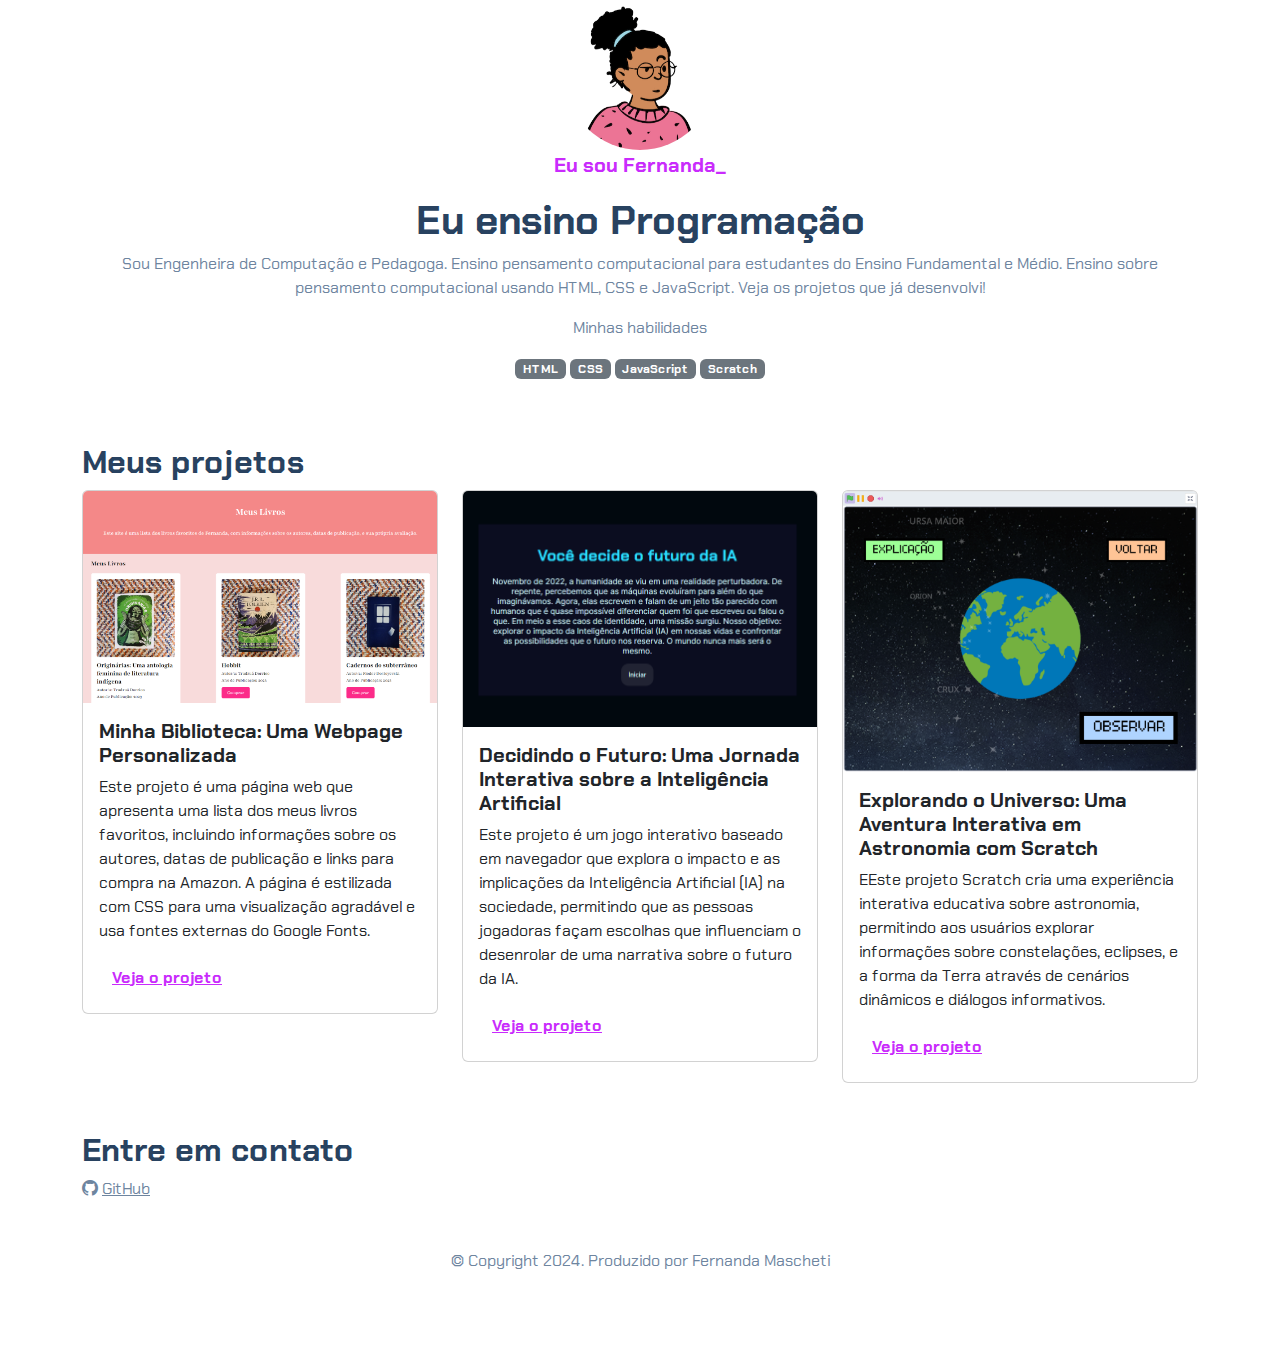
<file: 3 TRIMESTRE PT2/index.html>
<!DOCTYPE html>
<html lang="pt-br">

<head>
    <meta charset="UTF-8">
    <meta name="viewport" content="width=device-width, initial-scale=1.0">
    <link href="https://cdn.jsdelivr.net/npm/bootstrap@5.3.2/dist/css/bootstrap.min.css" rel="stylesheet">
    <link rel="stylesheet" href="https://cdn.jsdelivr.net/npm/bootstrap-icons@1.11.3/font/bootstrap-icons.min.css">
    <link rel="stylesheet" href="style.css">
    <title>Meu portfólio</title>
</head>

<body>
    <header class="container text-center">
        <img src="img/avatar-perfil.png" alt="avatar da Fernanda" class="rounded-circle" width="150" height="150"
            srcset="">
        <p class="lead">Eu sou Fernanda_</p>
        <h1>Eu ensino Programação</h1>
        <p>Sou Engenheira de Computação e Pedagoga. Ensino pensamento computacional para estudantes do Ensino
            Fundamental e Médio. Ensino sobre pensamento computacional usando HTML, CSS e JavaScript. Veja os projetos
            que já desenvolvi!</p>
        <p>Minhas habilidades</p>
        <div>
            <p class="badge bg-secondary">HTML</p>
            <p class="badge bg-secondary">CSS</p>
            <p class="badge bg-secondary">JavaScript</p>
            <p class="badge bg-secondary">Scratch</p>
        </div>
    </header>
    <main class="container mt-5">
        <h2>Meus projetos</h2>
        <div class="row">
            <div class="col-md-4">
                <div class="card">
                    <img src="img/projeto-1.png" class="card-img-top" alt="Imagem do projeto de biblioteca virtual">
                    <div class="card-body">
                        <h5 class="card-title">Minha Biblioteca: Uma Webpage Personalizada</h5>
                        <p class="card-text">Este projeto é uma página web que apresenta uma lista dos meus livros
                            favoritos, incluindo informações sobre os autores, datas de publicação e links para compra
                            na Amazon. A página é estilizada com CSS para uma visualização agradável e usa fontes
                            externas do Google Fonts.
                        </p>
                        <button type="button" class="btn btn-link" data-bs-toggle="modal" data-bs-target="#modal1">Veja
                            o projeto</button>
                    </div>
                </div>
            </div>
            <div class="col-md-4">
                <div class="card">
                    <img src="img/projeto-2.png" class="card-img-top" alt="Imagem do projeto de biblioteca virtual">
                    <div class="card-body">
                        <h5 class="card-title">Decidindo o Futuro: Uma Jornada Interativa sobre a Inteligência
                            Artificial</h5>
                        <p class="card-text">Este projeto é um jogo interativo baseado em navegador que explora o
                            impacto e as implicações da Inteligência Artificial (IA) na sociedade, permitindo que as
                            pessoas jogadoras façam escolhas que influenciam o desenrolar de uma narrativa sobre o
                            futuro da IA.</p>
                        <button type="button" class="btn btn-link" data-bs-toggle="modal" data-bs-target="#modal2">Veja
                            o projeto</button>
                    </div>
                </div>
            </div>

            <div class="col-md-4">
                <div class="card">
                    <img src="img/projeto-3.png" class="card-img-top" alt="Imagem do projeto de biblioteca virtual">
                    <div class="card-body">
                        <h5 class="card-title">Explorando o Universo: Uma Aventura Interativa em Astronomia com Scratch
                        </h5>
                        <p class="card-text">EEste projeto Scratch cria uma experiência interativa educativa sobre
                            astronomia, permitindo aos usuários explorar informações sobre constelações, eclipses, e a
                            forma da Terra através de cenários dinâmicos e diálogos informativos.
                        </p>
                        <button type="button" class="btn btn-link" data-bs-toggle="modal" data-bs-target="#modal3">Veja
                            o projeto</button>
                    </div>
                </div>
            </div>
        </div>
    </main>

    <div class="modal" id="modal1" tabindex="-1">
        <div class="modal-dialog">
            <div class="modal-content">
                <div class="modal-header">
                    <h5 class="modal-title">Minha Biblioteca: Uma Webpage Personalizada</h5>
                    <button type="button" class="btn-close" data-bs-dismiss="modal" aria-label="Close"></button>
                </div>
                <div class="modal-body">
                    <p>O projeto é uma página web criada com HTML e CSS, destinada a exibir uma coleção pessoal de
                        livros favoritos. O objetivo é criar um ambiente virtual onde seja possível compartilhar
                        seus livros preferidos, fornecendo uma descrição breve de cada um, incluindo o autor, o ano
                        de publicação e uma opção de compra.</p>
                    <p>A estrutura do site é baseada em HTML, que define a semântica e o layout do conteúdo,
                        enquanto o CSS é usado para estilizar a página visualmente, incluindo cores, tipografia e a
                        disposição dos elementos.</p>
                    <p>O HTML organiza o conteúdo em um cabeçalho com o título do site, seguido por uma divisão
                        principal (.container) que apresenta o propósito do site e a coleção de livros em uma seção
                        flexível (.livros). Cada livro é destacado em seu próprio contêiner (.livro), mostrando uma
                        imagem da capa, detalhes do livro e um link de compra. O design responsivo é garantido pelo
                        uso de uma meta tag viewport e um layout flexível que se adapta a diferentes tamanhos de
                        tela.</p>
                    <p>O CSS personaliza o visual do site, usando variáveis para cores, estilizando o texto com uma
                        fonte importada do Google Fonts e aplicando um esquema de cores suaves e botões interativos.
                        O uso de HTML e CSS é importante pois assim é possível criar um site acessível e
                        esteticamente agradável sem a necessidade de scripts complexos, com foco na usabilidade e na
                        experiência da pessoa usuária. A escolha da tipografia e do esquema de cores contribui para
                        a atmosfera acolhedora do site, incentivando a exploração da coleção de livros.</p>
                    <img src="img/projeto-1.png" class="img-fluid w-100"
                        alt="Imagem representativa do projeto de uma biblioteca online">
                </div>
                <div class="modal-footer">
                    <a href="https://femascheti.github.io/minhas-leituras/">Ver projeto ao vivo</a>
                    <a href="https://github.com/femascheti/minhas-leituras">Ver código do projeto</a>
                </div>
            </div>
        </div>
    </div>
    <div class="modal" id="modal2" tabindex="-1">
        <div class="modal-dialog">
            <div class="modal-content">
                <div class="modal-header">
                    <h5 class="modal-title">Minha Biblioteca: Uma Webpage Personalizada</h5>
                    <button type="button" class="btn-close" data-bs-dismiss="modal" aria-label="Close"></button>
                </div>
                <div class="modal-body">
                    <p>O projeto consiste em uma aplicação web interativa, desenvolvida com HTML, CSS, e JavaScript, que
                        simula uma experiência narrativa centrada no tema da Inteligência Artificial. O objetivo é
                        engajar os jogadores em um cenário fictício que aborda o avanço da IA e suas possíveis
                        consequências para a humanidade, destacando a importância da reflexão ética sobre a tecnologia.
                    </p>
                    <p>O HTML estrutura o conteúdo da página, dividindo-o em seções como a tela inicial, caixa de
                        perguntas, alternativas de resposta, e o resultado final baseado nas escolhas do jogador. O CSS
                        é utilizado para estilizar a página, empregando um esquema de cores futurista e layout
                        responsivo para melhorar a experiência do usuário. JavaScript é usado para adicionar
                        interatividade ao jogo, manipulando o DOM para atualizar o conteúdo da página conforme as
                        escolhas do jogador, e determinando o fluxo da narrativa através de uma série de perguntas e
                        respostas.</p>
                    <p>O HTML organiza o conteúdo em um cabeçalho com o título do site, seguido por uma divisão
                        principal (.container) que apresenta o propósito do site e a coleção de livros em uma seção
                        flexível (.livros). Cada livro é destacado em seu próprio contêiner (.livro), mostrando uma
                        imagem da capa, detalhes do livro e um link de compra. O design responsivo é garantido pelo
                        uso de uma meta tag viewport e um layout flexível que se adapta a diferentes tamanhos de
                        tela.</p>
                    <p>Os scripts JavaScript incluem módulos para gerar nomes aleatórios, definir as perguntas e as
                        lógicas de jogo, como iniciar o jogo, apresentar perguntas e alternativas, processar as escolhas
                        dos jogadores, e exibir o resultado final. Este design modular facilita a manutenção e a
                        expansão futura do jogo. A importância das ferramentas utilizadas (HTML, CSS, JavaScript) reside
                        na criação de uma experiência interativa que não apenas entretém, mas também educa os jogadores
                        sobre a complexidade ética e social da IA, incentivando a reflexão crítica sobre o papel da
                        tecnologia em nossas vidas.
                    </p>
                    <img src="img/projeto-2.png" class="img-fluid w-100"
                        alt="Imagem representativa do projeto de uma biblioteca online">
                </div>
                <div class="modal-footer">
                    <a href="https://femascheti.github.io/tecnicas-computacionais-refletindo-sobre-ia/">Ver projeto ao
                        vivo</a>
                    <a href="https://github.com/femascheti/tecnicas-computacionais-refletindo-sobre-ia">Ver código do
                        projeto</a>
                </div>
            </div>
        </div>
    </div>
    <div class="modal" id="modal3" tabindex="-1">
        <div class="modal-dialog">
            <div class="modal-content">
                <div class="modal-header">
                    <h5 class="modal-title">Minha Biblioteca: Uma Webpage Personalizada</h5>
                    <button type="button" class="btn-close" data-bs-dismiss="modal" aria-label="Close"></button>
                </div>
                <div class="modal-body">
                    <p>O projeto é uma aplicação educativa interativa focada em ensinar conceitos básicos de
                        astronomia. Utiliza uma série de scripts associados a diferentes atores (sprites) e
                        cenários para criar uma experiência de aprendizado envolvente. O objetivo é familiarizar
                        os usuários com tópicos como as fases da Lua, eclipses, a visibilidade de diferentes
                        constelações dependendo da localização geográfica na Terra, e a forma da Terra, através
                        de interações e visualizações dinâmicas.</p>
                    <p>Cada ator no projeto possui scripts que definem seu comportamento em resposta a eventos
                        específicos, como o início do programa (quando a bandeira é clicada), cliques do
                        usuário, ou mensagens recebidas. Estes eventos desencadeiam ações como mudanças de
                        cenário, movimentos de atores, exibição ou ocultação de atores, e a apresentação de
                        diálogos informativos. Por exemplo, ao clicar em determinados atores, os usuários podem
                        "receber" uma prova, o que leva a uma mudança de cenário e a exibição de informações
                        relevantes ou a visualização de uma constelação específica.</p>
                    <p>A importância das ferramentas utilizadas, como os blocos de código visual do Scratch,
                        reside na sua acessibilidade e na capacidade de engajar aprendizes de diferentes idades
                        no pensamento computacional e na exploração de conceitos científicos de forma
                        interativa. O uso de cenários, movimentos, e diálogos dinâmicos ajuda a criar uma
                        experiência de aprendizado mais rica e memorável, encorajando os usuários a explorar e
                        interagir com o conteúdo de maneira ativa, em vez de passivamente.</p>
                    <img src="img/projeto-3.png" alt="Projeto 3" class="img-fluid w-100">
                </div>
                <div class="modal-footer">
                    <a href="https://scratch.mit.edu/projects/951732825/">Ver projeto ao vivo</a>
                </div>
            </div>
        </div>
    </div>
    <footer class="container py-5">
        <h2>Entre em contato</h2>
        <div>
            <i class="bi bi-github"></i>
            <a href="https://github.com/femascheti">GitHub</a>
        </div>
        <p class="my-5 text-center">© Copyright 2024. Produzido por Fernanda Mascheti</p>
    </footer>

    <script src="https://cdn.jsdelivr.net/npm/bootstrap@5.3.2/dist/js/bootstrap.bundle.min.js"></script>
</body>

</html>
</file>
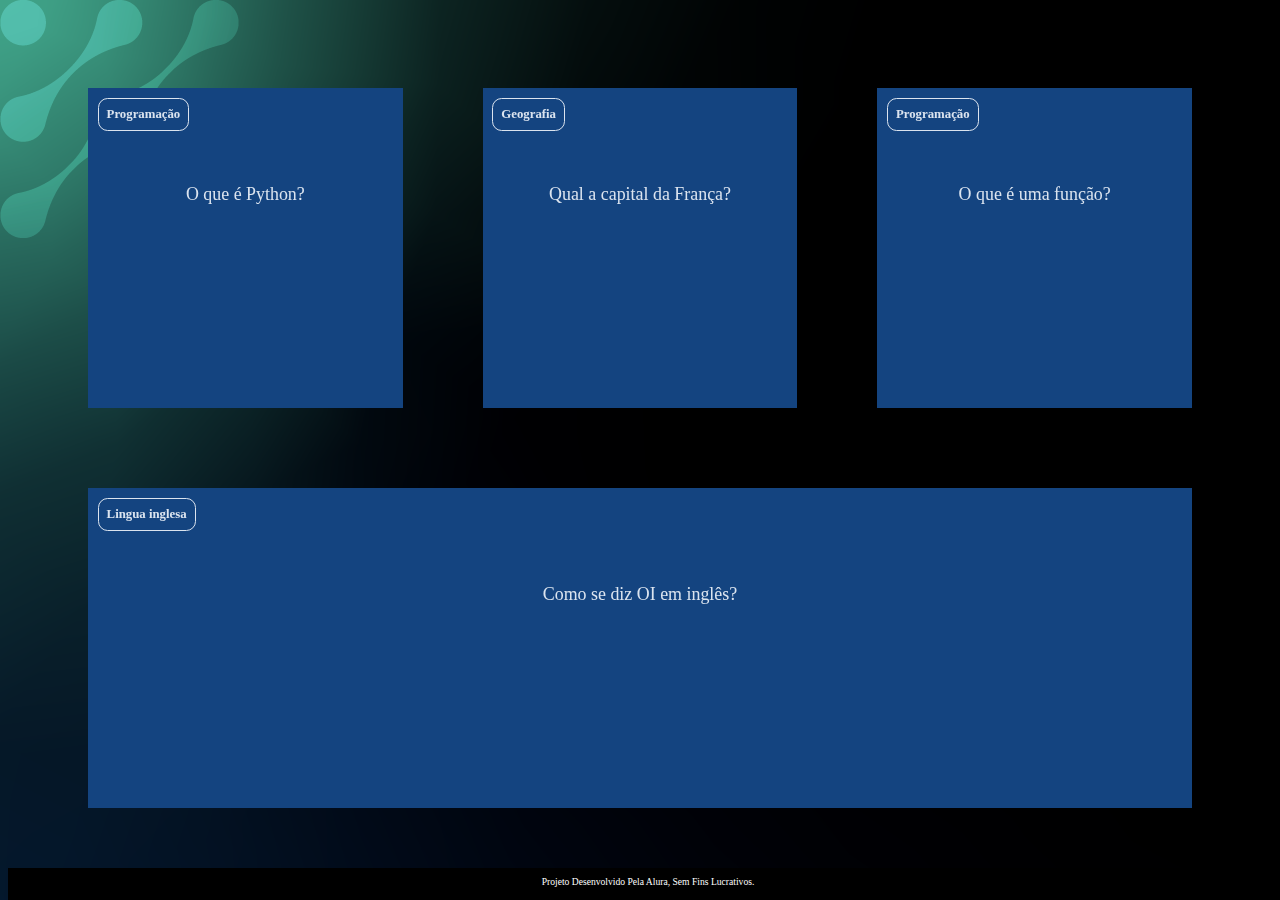
<file: 3 Trimestre/index.html>
<!DOCTYPE html>
<html lang="pt-br">
<head>
    <meta charset="UTF-8">
    <meta http-equiv="X-UA-Compatible" content="IE=edge">
    <meta name="viewport" content="width=device-width, initial-scale=1.0">
    <link rel="stylesheet" href="assets/style.css">
    <title>Flashcard</title>
</head>
<body>
    <main>
        <section id="container">
            <!-- <article class="cartao">
                <div class="cartao__conteudo">
                    <h3>Programação</h3>
                    <div class="cartao__conteudo__pergunta">
                       <p>O que é JavaScript?</p>
                    </div>
                    <div class="cartao__conteudo__resposta">
                       <p>O JavaScript é uma linguagem de programação.</p>
                    </div>
                </div>
            </article> -->
        </section>

    </main>
    <footer>
        <p>Projeto Desenvolvido Pela Alura, Sem Fins Lucrativos.</p>
    </footer>
    <script src="app.js"></script>
<script src="perguntas.js"></script>
    
</body>
</html>
</file>
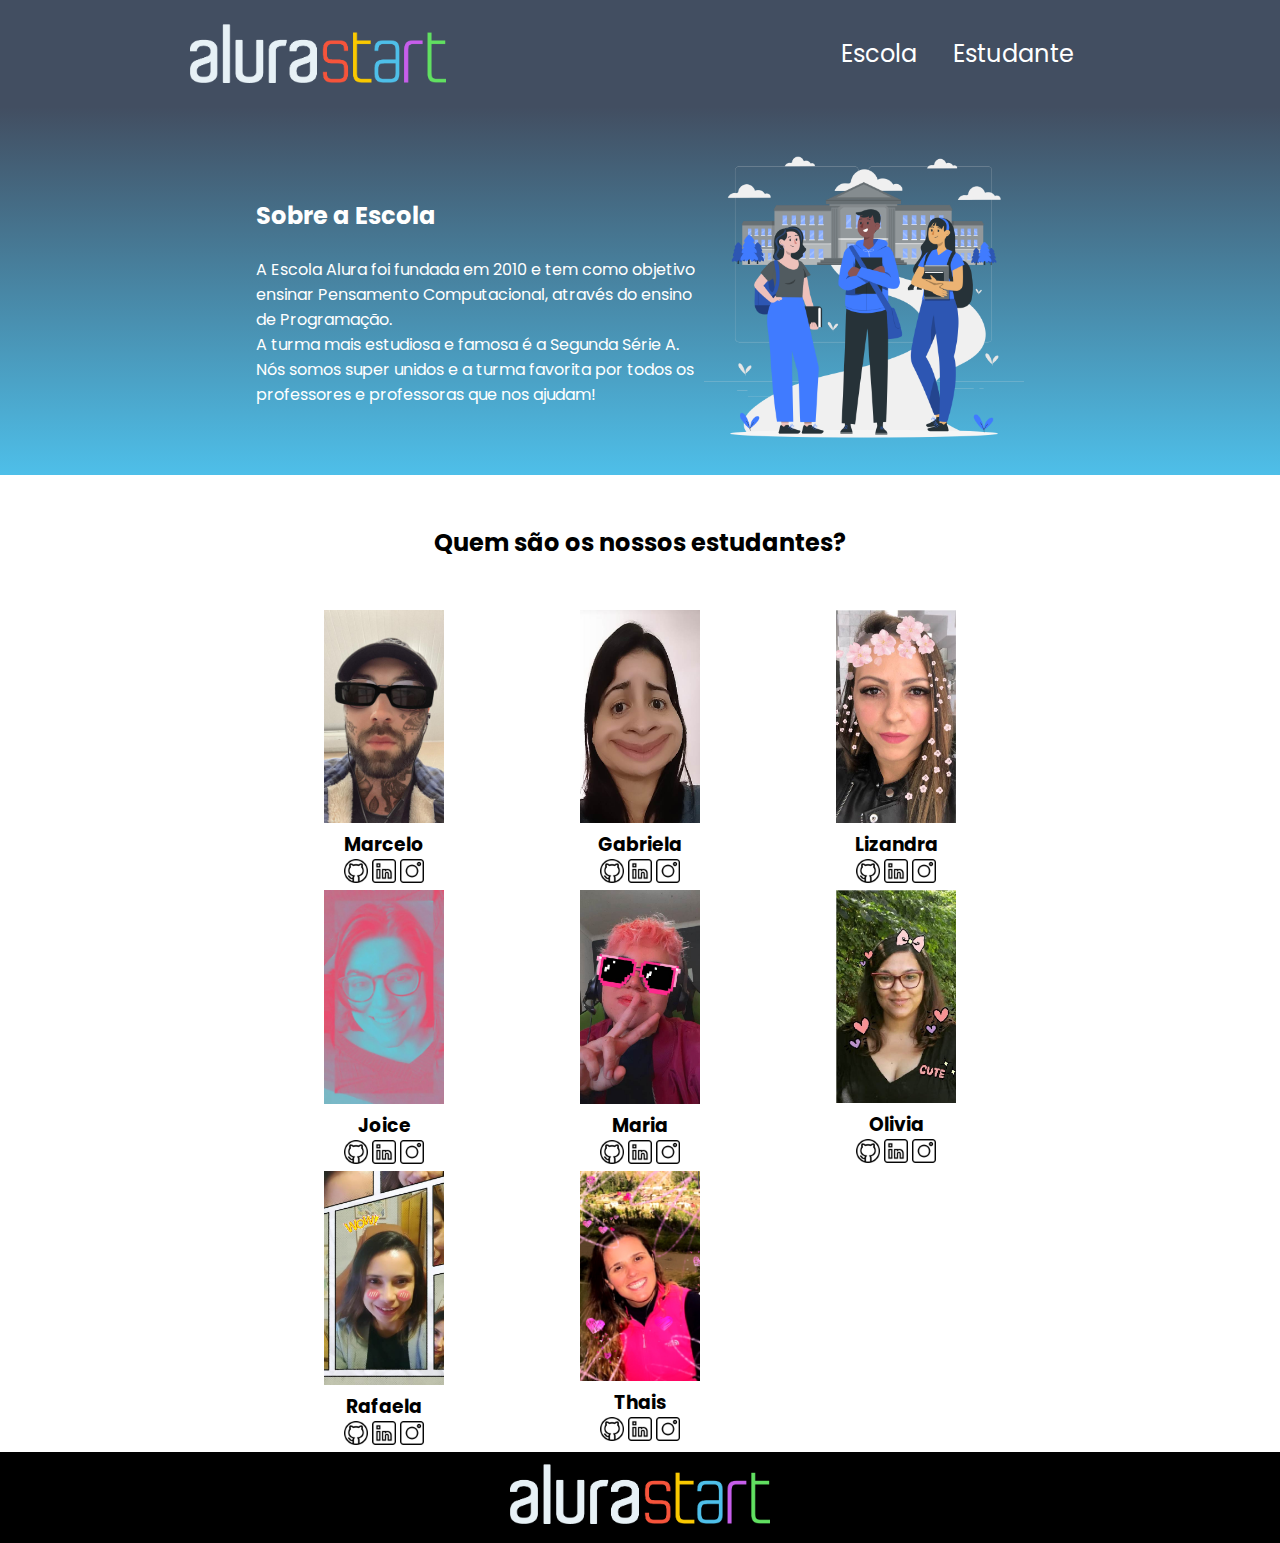
<file: alura igual/index.html>
<!DOCTYPE html>
<html lang="en">
<head>
    <meta charset="UTF-8">
    <meta http-equiv="X-UA-Compatible" content="IE=edge">
    <meta name="viewport" content="width=device-width, initial-scale=1.0">
    <title>Document</title>
    <link rel="stylesheet" href="style.css">
        <meta charset="UTF-8">
        <meta http-equiv="X-UA-Compatible" content="IE=edge">
        <meta name="viewport" content="width=device-width, initial-scale=1.0">
        <title>Equipe Alura Start</title>
        <link rel="stylesheet" href="style.css">
        <link rel="preconnect" href="https://fonts.googleapis.com">
        <link rel="preconnect" href="https://fonts.gstatic.com" crossorigin>
        <link href="https://fonts.googleapis.com/css2?family=Poppins&display=swap" rel="stylesheet">
</head>
<body>
    <header class="cabeçalho"><img class="cabeçalho-imagem" src="alurastart logo.png" alt="Alura">
    <ul class="cabeçalho-lista">
        <li class="cabeçalho-lista-item">Escola</li>
        <li class="cabeçalho-lista-item">Estudante</li>
    </ul>
    </header>
    <section class="escola">
    <div class="escola-div-conteudo">
        <h2 class="escola-titulo">Sobre a Escola</h2>
    <p class="escola-texto-um">A Escola Alura foi fundada em 2010 e tem como objetivo ensinar Pensamento Computacional, através do ensino de  Programação.</p>
    <p class="escola-texto-dois">A turma mais estudiosa e famosa é a Segunda Série A. Nós somos super unidos e a turma favorita por todos os professores e professoras que nos ajudam!</p>
    </div>
    <img class="escola-imagem" src="Formula-bro.png" alt="Alunos juntos">
    </section> 
    <section class="estudante">
        <h2 class="estudante-titulo">Quem são os nossos estudantes?</h2>
        <div class="estudante-todos">
            <span></span>
        <div class="estudante-div">
            <img class="estudante-imagem" src="Marcelo.jpeg" alt="foto do marcelo">
            <h3 class="estudante-nome">Marcelo</h3>
           <a href="https://github.com/marcelopaludetto"><img class="estudante-icone" src="github.png" alt="icone github"></a>
           <a href="https://linkedin.com/marcelopaludetto"><img class="estudante-icone" src="linkedin.png" alt="icone linkedin"></a>
            <a href="https://instagram.com/marcelopaludetto"><img class="estudante-icone" src="instagram.png" alt="icone instagram"></a>
        </div>
        <div class="estudante-div">
            <img class="estudante-imagem" src="Gabi.jpg" alt="foto da Gabriela">
            <h3 class="estudante-nome">Gabriela</h3>
            <img class="estudante-icone" src="github.png" alt="icone github">
            <img class="estudante-icone" src="linkedin.png" alt="icone linkedin">
            <img class="estudante-icone" src="instagram.png" alt="icone instagram">
        </div>
        <div class="estudante-div">
            <img class="estudante-imagem" src="Liz.jpg" alt="foto da Lizandra">
            <h3 class="estudante-nome">Lizandra</h3>
            <img class="estudante-icone" src="github.png" alt="icone github">
            <img class="estudante-icone" src="linkedin.png" alt="icone linkedin">
            <img class="estudante-icone" src="instagram.png" alt="icone instagram">
        </div>
        <span></span>
        <span></span>
        <div class="estudante-div">
            <img class="estudante-imagem" src="Joice.jpg" alt="foto da Joice">
            <h3 class="estudante-nome">Joice</h3>
            <img class="estudante-icone" src="github.png" alt="icone github">
            <img class="estudante-icone" src="linkedin.png" alt="icone linkedin">
            <img class="estudante-icone" src="instagram.png" alt="icone instagram">
        </div>
        <div class="estudante-div">
            <img class="estudante-imagem" src="Maria.jpg" alt="foto da Maria">
            <h3 class="estudante-nome">Maria</h3>
            <img class="estudante-icone" src="github.png" alt="icone github">
            <img class="estudante-icone" src="linkedin.png" alt="icone linkedin">
            <img class="estudante-icone" src="instagram.png" alt="icone instagram">
        </div>
        <div class="estudante-div">
            <img class="estudante-imagem" src="Olivia.jpg" alt="foto da Olivia">
            <h3 class="estudante-nome">Olivia</h3>
            <img class="estudante-icone" src="github.png" alt="icone github">
            <img class="estudante-icone" src="linkedin.png" alt="icone linkedin">
            <img class="estudante-icone" src="instagram.png" alt="icone instagram">
        </div>
        <span></span>
        <span></span>
        <div class="estudante-div">
            <img class="estudante-imagem" src="Rafa.jpg" alt="foto da Rafaela">
            <h3 class="estudante-nome">Rafaela</h3>
            <img class="estudante-icone" src="github.png" alt="icone github">
            <img class="estudante-icone" src="linkedin.png" alt="icone linkedin">
            <img class="estudante-icone" src="instagram.png" alt="icone instagram">
        </div>
        <div class="estudante-div">
            <img class="estudante-imagem" src="Thais.jpg" alt="foto da Thais">
            <h3 class="estudante-nome">Thais</h3>
            <img class="estudante-icone" src="github.png" alt="icone github">
            <img class="estudante-icone" src="linkedin.png" alt="icone linkedin">
            <img class="estudante-icone" src="instagram.png" alt="icone instagram">
        </div>
    </div>
    </section>
    <footer class="rodape">
        <img class="rodape-imagem" src="alurastart logo.png" alt="logo da alura start">


    </footer>
</body>
</html>
</file>
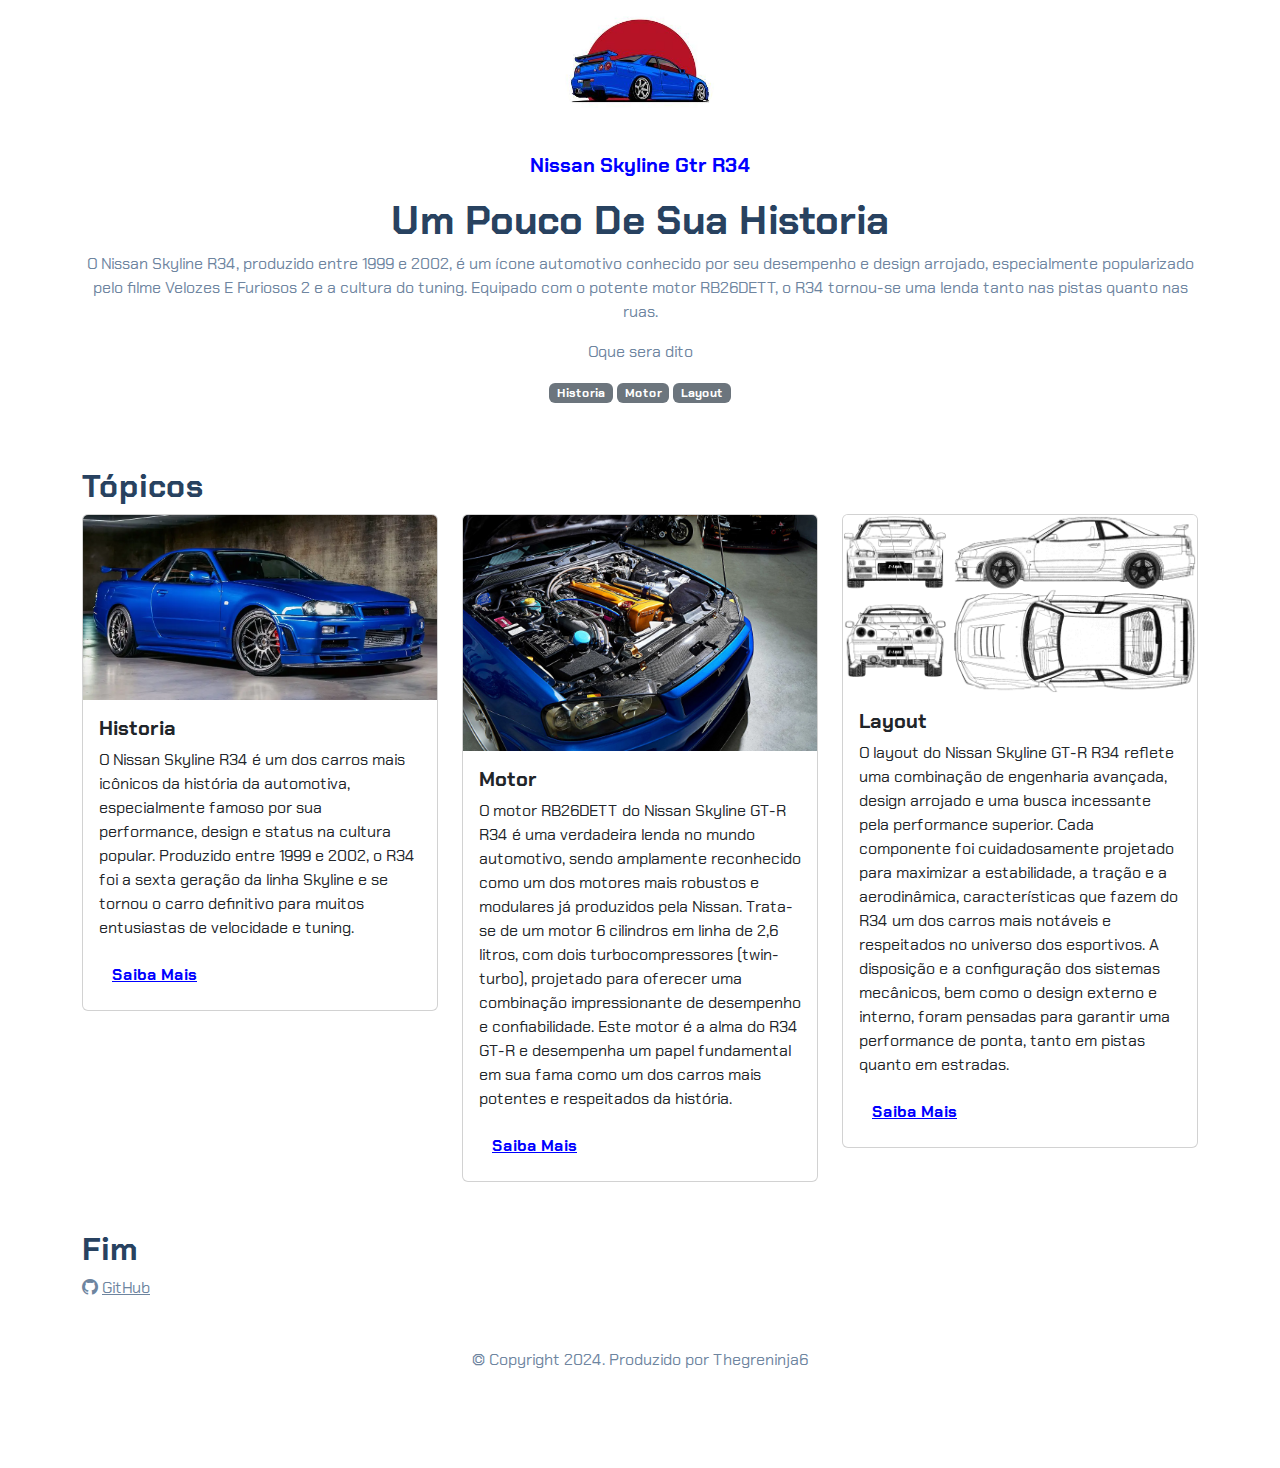
<file: Site próprio/index.html>
<!DOCTYPE html>
<html lang="pt-br">

<head>
    <meta charset="UTF-8">
    <meta name="viewport" content="width=device-width, initial-scale=1.0">
    <link href="https://cdn.jsdelivr.net/npm/bootstrap@5.3.2/dist/css/bootstrap.min.css" rel="stylesheet">
    <link rel="stylesheet" href="https://cdn.jsdelivr.net/npm/bootstrap-icons@1.11.3/font/bootstrap-icons.min.css">
    <link rel="stylesheet" href="style.css">
    <title>R34 History</title>
</head>

<body>
    <header class="container text-center">
        <img src="img/3e4ee9e1cd0a2d4a0d4aa5c871abde78.jpg" alt="Skyline" class="rounded-circle" width="150" height="150"
            srcset="">
        <p class="lead">Nissan Skyline Gtr R34</p>
        <h1>Um Pouco De Sua Historia</h1>
        <p>O Nissan Skyline R34, produzido entre 1999 e 2002, é um ícone automotivo conhecido por seu desempenho e design arrojado, especialmente popularizado pelo filme Velozes E Furiosos 2 e a cultura do tuning. Equipado com o potente motor RB26DETT, o R34 tornou-se uma lenda tanto nas pistas quanto nas ruas.</p>
        <p>Oque sera dito</p>
        <div>
            <p class="badge bg-secondary">Historia</p>
            <p class="badge bg-secondary">Motor</p>
            <p class="badge bg-secondary">Layout</p>
        </div>
    </header>
    <main class="container mt-5">
        <h2>Tópicos</h2>
        <div class="row">
            <div class="col-md-4">
                <div class="card">
                    <img src="img/SKYLINE-1-e1680016960625.png" class="card-img-top" alt="Historia">
                    <div class="card-body">
                        <h5 class="card-title">Historia</h5>
                        <p class="card-text">O Nissan Skyline R34 é um dos carros mais icônicos da história da automotiva, especialmente famoso por sua performance, design e status na cultura popular. Produzido entre 1999 e 2002, o R34 foi a sexta geração da linha Skyline e se tornou o carro definitivo para muitos entusiastas de velocidade e tuning.
                        </p>
                        <button type="button" class="btn btn-link" data-bs-toggle="modal" data-bs-target="#modal1">Saiba Mais
                      </button>
                    </div>
                </div>
            </div>
            <div class="col-md-4">
                <div class="card">
                    <img src="img/Nissan-Skyline-GT-R-R34-2.webp" class="card-img-top" alt="Motor">
                    <div class="card-body">
                        <h5 class="card-title">Motor
                            </h5>
                        <p class="card-text">O motor RB26DETT do Nissan Skyline GT-R R34 é uma verdadeira lenda no mundo automotivo, sendo amplamente reconhecido como um dos motores mais robustos e modulares já produzidos pela Nissan. Trata-se de um motor 6 cilindros em linha de 2,6 litros, com dois turbocompressores (twin-turbo), projetado para oferecer uma combinação impressionante de desempenho e confiabilidade. Este motor é a alma do R34 GT-R e desempenha um papel fundamental em sua fama como um dos carros mais potentes e respeitados da história.</p>
                        <button type="button" class="btn btn-link" data-bs-toggle="modal" data-bs-target="#modal2">Saiba Mais
                        </button>
                    </div>
                </div>
            </div>

            <div class="col-md-4">
                <div class="card">
                    <img src="img/92c699f218d07035f41db98edb4f2fdb.gif" class="card-img-top" alt="layout">
                    <div class="card-body">
                        <h5 class="card-title">Layout
                        </h5>
                        <p class="card-text">O layout do Nissan Skyline GT-R R34 reflete uma combinação de engenharia avançada, design arrojado e uma busca incessante pela performance superior. Cada componente foi cuidadosamente projetado para maximizar a estabilidade, a tração e a aerodinâmica, características que fazem do R34 um dos carros mais notáveis e respeitados no universo dos esportivos. A disposição e a configuração dos sistemas mecânicos, bem como o design externo e interno, foram pensadas para garantir uma performance de ponta, tanto em pistas quanto em estradas.
                        </p>
                        <button type="button" class="btn btn-link" data-bs-toggle="modal" data-bs-target="#modal3">Saiba Mais
                        </button>
                    </div>
                </div>
            </div>
        </div>
    </main>

    <div class="modal" id="modal1" tabindex="-1">
        <div class="modal-dialog">
            <div class="modal-content">
                <div class="modal-header">
                    <h5 class="modal-title">Historia</h5>
                    <button type="button" class="btn-close" data-bs-dismiss="modal" aria-label="Close"></button>
                </div>
                <div class="modal-body">
                    <p>O Nissan Skyline R34 é um dos carros mais icônicos da história da automotiva, especialmente famoso por sua performance, design e status na cultura popular. Produzido entre 1999 e 2002, o R34 foi a sexta geração da linha Skyline e se tornou o carro definitivo para muitos entusiastas de velocidade e tuning.</p>
                    <p>Origens e Desenvolvimento
                        O R34 foi lançado como sucessor do R33, trazendo melhorias em relação ao modelo anterior, com um design mais agressivo e aerodinâmico, além de avanços em termos de tecnologia e performance. O modelo foi oferecido em várias versões, incluindo a versão GT-R, que foi a mais cobiçada. O motor que equipava o R34 GT-R era o RB26DETT, um 6 cilindros em linha de 2,6 litros com dois turbocompressores, capaz de produzir cerca de 280 cv, conforme as normas japonesas da época (embora fosse amplamente reconhecido que o carro tinha muito mais potencial).
                        
                        </p>
                    <p>
                        Cultura Popular e Legado
                        O Nissan Skyline R34 GT-R ganhou status de lenda na cultura automotiva, principalmente por sua associação com o cinema. Ele ficou mundialmente famoso graças ao filme Vingadores (2001), em que o personagem Dominic Toretto, interpretado por Vin Diesel, dirigia um Skyline R34 em cenas de perseguição e ação. A popularidade do R34 também cresceu nas ruas, especialmente em mercados como o Japão e os EUA, onde entusiastas começaram a modificar e personalizar seus Skylines, estabelecendo o R34 como um dos principais carros da cultura de tuning.</p>
                    <p>Fim de Uma Era
                        O R34 GT-R foi descontinuado em 2002, após a produção de aproximadamente 11.000 unidades. O modelo foi sucedido pelo Nissan GT-R R35, que seguiu uma filosofia de maior refinamento e performance, mas o R34 permaneceu no coração de muitos fãs e entusiastas de carros.
                        
                        Até hoje, o Nissan Skyline R34 é reverenciado como um dos melhores carros de performance dos anos 2000, e seu legado perdura com fãs ao redor do mundo que continuam a preservar e restaurar exemplares do modelo original. Ele é considerado por muitos como um dos maiores marcos na história dos carros japoneses esportivos.</p>
                    <img src="img/nissan-1.jpeg" class="img-fluid w-100"
                        alt="Skyline">
                </div>
            </div>
        </div>
    </div>
    <div class="modal" id="modal2" tabindex="-1">
        <div class="modal-dialog">
            <div class="modal-content">
                <div class="modal-header">
                    <h5 class="modal-title">Motor</h5>
                    <button type="button" class="btn-close" data-bs-dismiss="modal" aria-label="Close"></button>
                </div>
                <div class="modal-body">
                    <p>O motor RB26DETT do Nissan Skyline GT-R R34 é uma verdadeira lenda no mundo automotivo, sendo amplamente reconhecido como um dos motores mais robustos e modulares já produzidos pela Nissan. Trata-se de um motor 6 cilindros em linha de 2,6 litros, com dois turbocompressores (twin-turbo), projetado para oferecer uma combinação impressionante de desempenho e confiabilidade. Este motor é a alma do R34 GT-R e desempenha um papel fundamental em sua fama como um dos carros mais potentes e respeitados da história.
                    </p>
                    <p>O RB26DETT foi projetado para fornecer uma potência nominal de cerca de 280 cv (segundo as normas japonesas de limitação de potência da época), embora a engenharia do motor fosse capaz de entregar muito mais, com muitos proprietários de R34 GT-R modificando seus motores para atingir potências bem acima de 500 cv ou até 1000 cv em algumas versões altamente preparadas. Essa capacidade de modificação tornou o motor ainda mais popular entre os entusiastas de tuning e competições.</p>
                    <p>Um dos pontos mais notáveis do motor RB26DETT é sua durabilidade. Construído com blocos de ferro fundido e uma arquitetura interna projetada para suportar altíssimas pressões, o motor é altamente resistente a modificações e alterações, o que o torna popular entre os tuners. O bloco do motor e o cárter foram projetados para resistir a grandes níveis de torque, e a sua confiabilidade tem sido comprovada ao longo dos anos, com muitos motores ainda rodando após centenas de milhares de quilômetros de uso, mesmo em condições extremas.

                        Outro destaque do RB26DETT é seu sistema de injeção de combustível e gestão eletrônica, que foi projetado para permitir ajustes finos e otimização do desempenho. A ECU (unidade de controle eletrônico) do R34 GT-R oferece uma interface bastante avançada para ajustes, sendo uma das razões pelas quais o R34 é tão procurado para modificações em sua performance, tanto para uso em pistas quanto para rua.</p>
                    <p>O RB26DETT, aliado ao sistema de tração integral ATTESA E-TS e o diferencial Super-HICAS, oferece uma combinação de performance impressionante e dirigibilidade de alto nível. O torque fornecido pelo motor permite que o R34 GT-R acelere rapidamente desde baixas rotações, enquanto a potência extra disponível em rotações mais altas garante que o carro continue forte até a faixa de rpm mais alta, proporcionando uma experiência de direção muito empolgante e dinâmica.
                    </p>
                    <img src="img/7b5001a3c55f28b6b0013e47b376b807.jpg" class="img-fluid w-100"
                        alt="Imagem representativa do motor">
                </div>
            </div>
        </div>
    </div>
    <div class="modal" id="modal3" tabindex="-1">
        <div class="modal-dialog">
            <div class="modal-content">
                <div class="modal-header">
                    <h5 class="modal-title">Layout</h5>
                    <button type="button" class="btn-close" data-bs-dismiss="modal" aria-label="Close"></button>
                </div>
                <div class="modal-body">
                    <p>O layout do Nissan Skyline GT-R R34 reflete uma combinação de engenharia avançada, design arrojado e uma busca incessante pela performance superior. Cada componente foi cuidadosamente projetado para maximizar a estabilidade, a tração e a aerodinâmica, características que fazem do R34 um dos carros mais notáveis e respeitados no universo dos esportivos. A disposição e a configuração dos sistemas mecânicos, bem como o design externo e interno, foram pensadas para garantir uma performance de ponta, tanto em pistas quanto em estradas.                    </p>
                    <p>Suspensão e Tração
                        O sistema de suspensão independente nas quatro rodas é outro destaque do layout do R34. Na frente, ele utiliza uma suspensão McPherson, enquanto na traseira há uma suspensão multibraço. Essa configuração garante não só precisão nas respostas de direção, mas também uma ótima estabilidade em altas velocidades e em curvas exigentes. A suspensão foi projetada para suportar a performance do motor, proporcionando aderência e controle excepcionais, essenciais para o desempenho nas pistas de corrida.
                        
                        O sistema de tração integral ATTESA E-TS é outra parte fundamental do layout do R34. Com isso, o R34 é capaz de distribuir a potência entre as quatro rodas conforme a necessidade, garantindo tração máxima, mesmo em condições adversas. O sistema ajusta automaticamente o torque enviado para cada eixo com base nas condições de dirigibilidade e aderência, oferecendo uma experiência de condução confiável e dinâmica, mesmo em alta velocidade ou em curvas fechadas.</p>
                    <p>Design Externo
                        O design do Skyline R34 GT-R é tão técnico quanto visualmente imponente. A carroceria foi moldada com um foco claro na aerodinâmica, buscando um equilíbrio entre pressão aerodinâmica e resistência ao arrasto. A frente agressiva, com a famosa grade em forma de "V", foi desenhada não apenas para dar ao R34 uma identidade visual forte, mas também para otimizar o fluxo de ar em torno do carro e melhorar a reflexão de calor do motor. O capô, por exemplo, apresenta uma abertura para ajudar a dissipar o calor do motor.
                        
                        O spoiler traseiro é um dos componentes mais icônicos do design do R34, não só por sua aparência, mas por sua função aerodinâmica. Ele ajuda a manter o carro estável em altas velocidades, criando pressão para a parte traseira do veículo, o que melhora a aderência ao solo.
                        
                        Interior e Ergonomia
                        O interior do R34 GT-R, embora focado em performance, também é projetado com um alto nível de conforto e controle para o motorista. O painel de instrumentos é digital, com um layout simplificado e orientado para o condutor, colocando as informações cruciais, como RPM, pressão do turbo e temperatura do motor, à vista imediata. O volante de 3 raios, com design esportivo e funcional, é revestido em couro e é uma continuação da filosofia de performance do carro.
                        
                        O assento de piloto, no estilo baquet, é ajustado para oferecer o máximo suporte durante manobras rápidas e curvas agressivas. Os controles, como o sistema de climatização e a rádio de série, são minimalistas, para que o motorista se concentre no desempenho, mas ainda assim dentro de um interior funcional e confortável.
                        
                        </p>
                    <img src="img/b622ff4732489814a566f572248d768e--gtr-r-import-cars.jpeg" alt="Layout" class="img-fluid w-100">
                </div>
            </div>
        </div>
    </div>
    <footer class="container py-5">
        <h2>Fim</h2>
        <div>
            <i class="bi bi-github"></i>
            <a href="https://github.com/thegreninja6/alura">GitHub</a>
        </div>
        <p class="my-5 text-center">© Copyright 2024. Produzido por Thegreninja6</p>
    </footer>

    <script src="https://cdn.jsdelivr.net/npm/bootstrap@5.3.2/dist/js/bootstrap.bundle.min.js"></script>
</body>

</html>
</file>
<file: 3 TRIMESTRE PT2/style.css>
@import url('https://fonts.googleapis.com/css2?family=Chakra+Petch:ital,wght@0,300;0,400;0,500;0,600;0,700;1,300;1,400;1,500;1,600;1,700&display=swap');

:root {
    --cor-principal: #6E859F;
    --cor-secundaria: #284260;
    --cor-destaque: #C92BFC;
}

body {
    font-family: 'Chakra Petch', sans-serif;
    color: var(--cor-principal);
}

h1, h2, h5 {
    color: var(--cor-secundaria);
    font-weight: 700;
}

.lead, .btn-link {
    color: var(--cor-destaque);
    font-weight: 700;
}

a, .btn-link:hover {
    color: var(--cor-principal)
}

a:hover{
    color: var(--cor-destaque);
}
</file>
<file: 3 Trimestre/assets/style.css>
:root {
    --text-color: #DBE4EF;
    --card-front-color: #144480;
    --card-back-color: #00F4BF;
}
body {
    background: url(img/bg-desktop.webp);
    font-family: Bai Jamjuree;
}

#container {
    display: flex;
     flex-wrap: wrap;
     justify-content: space-between;
     padding: 4rem;
     gap: 3rem;
}
.cartao {
   margin: 1rem 1rem;
   height: 20rem;
   flex-grow: 1;
   flex-basis: calc(33% - 6rem);
}
footer {
    background-color: black;
    color: white;
    position: fixed;
    bottom: 0;
    width: 100%;
    height: 2rem;
}
footer p {
    text-align: center;
    font-size: 0.6rem;
    margin-top: 0.5rem;
}
.cartao__conteudo {
    background-color: var(--card-front-color);
    text-align: center;
    /*background-color: aquamarine;*/
    height: 100%;
}
.cartao__conteudo h3 {
    color: var(--text-color);
    border: 1px solid var(--text-color);
    text-align: left;
    padding: 0.5rem;
    position: absolute;
    margin: 0.6rem;
    border-radius: 0.6rem;
    font-size: 1vw;
    backface-visibility: hidden;
}

.cartao__conteudo__pergunta {
    color: var(--text-color);
}
.cartao__conteudo__resposta{
    transform: rotateY(180deg);
    background-color: rgba(0, 244, 191, 0.2);
    border: 4px solid var(--card-back-color);;
}
.cartao:active .cartao__conteudo {
    transform: rotateY(180deg);
}
.cartao__conteudo {
    background-color: var(--card-front-color);
    text-align: center;
    height: 100%;
    transform-style: preserve-3d;
    transition: transform 300ms ease-in-out;
}
.cartao__conteudo__pergunta,
.cartao__conteudo__resposta {
    backface-visibility: hidden;
    position: absolute;
    height: 100%;
    width: 100%;
    box-sizing: border-box;
}
.cartao__conteudo__resposta {
    transform: rotateY(180deg);
}
.cartao__conteudo p {
    margin-top: 1rem;
    padding: 2rem;
    margin-top: 4rem;
    font-size: 1.4vw;
}

@media (max-width: 560px) {

    body {
        background: url('img/bg-mobile.webp');
    }
    
    .cartao {
        flex: 1 0 calc(100% - 1rem);
    }
    
    .cartao__conteudo h3 {
        font-size: 3vw;
    }
    
    .cartao__conteudo p {
        font-size: 3.8vw;
    }

}
</file>
<file: alura igual/style.css>
*{
    margin: 0;
    padding: 0;
}
body{
    font-family: 'Poppins', sans-serif;
}
.cabeçalho{
    background-color: #424E61;
    color: white;
    display: flex;
    justify-content: space-around;
    align-items: center;
    padding: 24px 0;
}
.cabeçalho-imagem{
    width: 20%;
    display: flex;
}
.cabeçalho-lista-item{
    display: inline-block;
    margin: 0 16px;
    font-size: 24px;
}
.escola-imagem{
    width: 25%;
}
.escola{
    background-image: linear-gradient(#424E61,#4EBFE9);
    color: white;
    display: flex;
    justify-content: center;
    align-items: center;
    padding: 24px 0;
}
.escola-div-conteudo{
    width: 35%;
}
.escola-titulo{
    padding: 24px 0;
}
.estudante-imagem{
    width: 120px;
}
.estudante-icone{
    width: 24px;
}
.estudante-div{
    text-align: center;
}
.estudante-titulo{
    text-align: center;
    padding: 50px 0;
}
.estudante-todos{
    display: grid;
    grid-template-columns: 20% 20% 20% 20% 20%;
}
.rodape{
    background-color: black;
    text-align: center;
}
.rodape-imagem{
    height: 60px;
    padding: 12px 0;
}
</file>
<file: Site próprio/style.css>
@import url('https://fonts.googleapis.com/css2?family=Chakra+Petch:ital,wght@0,300;0,400;0,500;0,600;0,700;1,300;1,400;1,500;1,600;1,700&display=swap');

:root {
    --cor-principal: #6E859F;
    --cor-secundaria: #284260;
    --cor-destaque: #0000ff;
}

body {
    font-family: 'Chakra Petch', sans-serif;
    color: var(--cor-principal);
}

h1, h2, h5 {
    color: var(--cor-secundaria);
    font-weight: 700;
}

.lead, .btn-link {
    color: var(--cor-destaque);
    font-weight: 700;
}

a, .btn-link:hover {
    color: var(--cor-principal)
}

a:hover{
    color: var(--cor-destaque);
}
</file>
